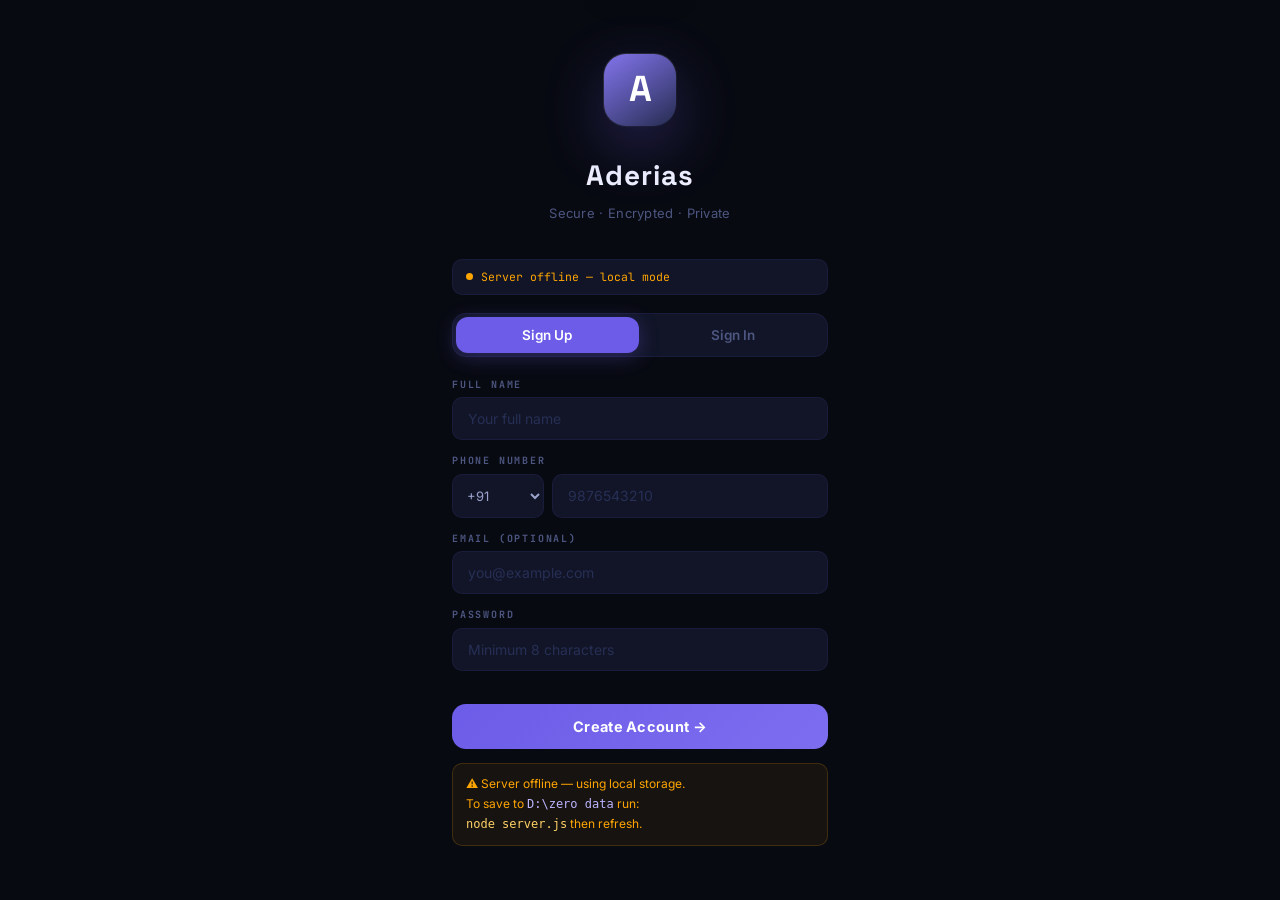
<file: ADERIAS.html>
<!DOCTYPE html>
<html lang="en">
<head>
<meta charset="UTF-8">
<meta name="viewport" content="width=device-width,initial-scale=1,maximum-scale=1">
<title>Aderias — Secure Messenger</title>
<link href="https://fonts.googleapis.com/css2?family=Inter:wght@300;400;500;600;700;800;900&family=Space+Grotesk:wght@400;500;600;700;800&family=JetBrains+Mono:wght@300;400;500&display=swap" rel="stylesheet">
<style>
/* ════════════════════════════════════════════════════════════
   ADERIAS v3 — DESIGN SYSTEM
   Palette: Midnight navy + electric violet + gold
   Dark, premium, WhatsApp-killer aesthetic
════════════════════════════════════════════════════════════ */
*,::before,::after{box-sizing:border-box;margin:0;padding:0;-webkit-tap-highlight-color:transparent}
:root{
  /* Backgrounds — rich deep navy */
  --n0:#080a12;--n1:#0c0f1c;--n2:#111527;--n3:#171c32;--n4:#1d2340;--n5:#242b4d;--n6:#2c3460;
  /* Primary — electric violet */
  --v:#6c5ce7;--v2:#7d6ef0;--v3:#9d8ff5;--v4:#bdb5ff;--v5:#e0ddff;
  --gv:rgba(108,92,231,.3);--gvs:rgba(108,92,231,.12);
  --ev1:rgba(108,92,231,.08);--ev2:rgba(108,92,231,.18);--ev3:rgba(108,92,231,.4);
  /* Gold accent */
  --au:#f4b942;--au2:#ffd166;--au3:#ffe499;
  --gau:rgba(244,185,66,.2);
  /* Teal for received messages */
  --tl:#00b4d8;--tl2:#0096c7;--tl3:#48cae4;
  /* Status */
  --ok:#00d084;--no:#ff4757;--warn:#ffa502;--info:#3b82f6;
  /* Text */
  --t0:#eef0ff;--t1:#9ba3cc;--t2:#4d5680;--t3:#272f55;
  /* Borders */
  --b1:rgba(108,92,231,.1);--b2:rgba(108,92,231,.2);--b3:rgba(108,92,231,.45);
  /* Fonts */
  --f:'Inter',system-ui,sans-serif;
  --fh:'Space Grotesk',system-ui,sans-serif;
  --fm:'JetBrains Mono',monospace;
  /* Radius */
  --r6:6px;--r10:10px;--r14:14px;--r18:18px;--r24:24px;--r99:9999px;
}
html,body{width:100%;height:100%;overflow:hidden;background:var(--n0);color:var(--t0);font-family:var(--f);font-size:14px;line-height:1.55}
::-webkit-scrollbar{width:3px;height:3px}
::-webkit-scrollbar-thumb{background:var(--ev2);border-radius:99px}
::selection{background:var(--gvs)}
input,textarea,select,button{font-family:var(--f)}

/* ═══ ANIMATED BACKGROUND ═══ */
.bg-orb{position:fixed;pointer-events:none;z-index:0;border-radius:50%;filter:blur(100px)}
.bg-orb1{width:800px;height:800px;background:radial-gradient(circle,rgba(108,92,231,.15) 0%,transparent 70%);top:-300px;left:-200px;animation:orbFloat 20s ease-in-out infinite}
.bg-orb2{width:600px;height:600px;background:radial-gradient(circle,rgba(244,185,66,.08) 0%,transparent 70%);bottom:-200px;right:-150px;animation:orbFloat 25s ease-in-out infinite reverse}
.bg-orb3{width:400px;height:400px;background:radial-gradient(circle,rgba(0,180,216,.07) 0%,transparent 70%);top:40%;left:30%;animation:orbFloat 15s ease-in-out infinite 5s}
@keyframes orbFloat{0%,100%{transform:translate(0,0)}50%{transform:translate(30px,20px)}}

/* ═══ SCREENS ═══ */
.scr{position:fixed;inset:0;display:flex;z-index:20;transition:opacity .35s cubic-bezier(.4,0,.2,1),transform .35s cubic-bezier(.4,0,.2,1)}
.scr.off{opacity:0;transform:scale(.97);pointer-events:none}

/* ══════════════════════════════════════════
   AUTH SCREEN
══════════════════════════════════════════ */
#s-auth{align-items:center;justify-content:center;background:var(--n0)}
.auth-wrap{width:100%;max-width:420px;padding:0 22px;z-index:2;position:relative}

/* logo */
.logo-area{text-align:center;margin-bottom:36px}
.logo-icon{display:inline-flex;width:72px;height:72px;border-radius:22px;background:linear-gradient(145deg,var(--v),var(--n5));align-items:center;justify-content:center;font-family:var(--fh);font-size:36px;font-weight:800;color:#fff;margin-bottom:14px;box-shadow:0 20px 60px var(--gv);position:relative}
.logo-icon::after{content:'';position:absolute;inset:-1px;border-radius:23px;background:linear-gradient(145deg,rgba(255,255,255,.15),transparent);pointer-events:none}
.logo-wordmark{font-family:var(--fh);font-size:28px;font-weight:800;color:var(--t0);letter-spacing:1px}
.logo-tagline{font-size:13px;color:var(--t2);margin-top:5px;letter-spacing:.3px}

/* invite strip */
.inv-strip{display:none;gap:12px;padding:13px 15px;background:linear-gradient(135deg,rgba(108,92,231,.12),rgba(244,185,66,.07));border:1px solid var(--b2);border-radius:var(--r14);margin-bottom:18px}
.inv-strip.on{display:flex}

/* server status */
.status-bar{display:flex;align-items:center;gap:8px;padding:8px 13px;background:var(--n2);border:1px solid var(--b1);border-radius:var(--r10);margin-bottom:18px;font-size:11.5px;font-family:var(--fm)}
.sd{width:7px;height:7px;border-radius:50%;flex-shrink:0;transition:.4s}
.sd-on{background:var(--ok);box-shadow:0 0 8px var(--ok)}.sd-warn{background:var(--warn)}.sd-off{background:var(--t2)}

/* tabs */
.auth-tabs{display:flex;background:var(--n2);border:1px solid var(--b1);border-radius:var(--r14);padding:3px;gap:3px;margin-bottom:20px}
.at{flex:1;padding:10px;border:none;background:none;border-radius:12px;color:var(--t2);font-size:13.5px;font-weight:600;transition:.2s}
.at.on{background:var(--v);color:#fff;box-shadow:0 4px 20px var(--gv)}

/* form */
.fg{display:flex;flex-direction:column;gap:5px;margin-bottom:13px}
.fl{font-size:10px;font-weight:700;letter-spacing:1.8px;color:var(--t2);text-transform:uppercase;font-family:var(--fm)}
.fi{background:var(--n2);border:1px solid var(--b1);border-radius:var(--r10);padding:12px 15px;color:var(--t0);font-size:14px;outline:none;transition:.2s;width:100%}
.fi:focus{border-color:var(--b3);background:var(--n3);box-shadow:0 0 0 3px var(--gvs)}
.fi::placeholder{color:var(--t3)}
.fi:invalid{border-color:rgba(255,71,87,.3)}
.ph-row{display:flex;gap:8px}
.ph-sel{background:var(--n2);border:1px solid var(--b1);border-radius:var(--r10);padding:12px 10px;color:var(--t1);font-size:13px;width:92px;flex-shrink:0;outline:none}

/* go btn */
.btn-go{width:100%;padding:14px;background:linear-gradient(135deg,var(--v),var(--v2));border:none;border-radius:var(--r14);color:#fff;font-size:14.5px;font-weight:700;cursor:pointer;letter-spacing:.3px;transition:.2s;margin-top:6px;position:relative;overflow:hidden}
.btn-go::before{content:'';position:absolute;inset:0;background:rgba(255,255,255,.1);opacity:0;transition:.2s}
.btn-go:hover::before{opacity:1}
.btn-go:hover{transform:translateY(-2px);box-shadow:0 12px 36px var(--gv)}
.btn-go:active{transform:scale(.98)}

.a-err{font-size:12px;color:var(--no);text-align:center;min-height:14px;margin-top:4px;font-weight:500}
.off-note{font-size:12px;color:var(--warn);padding:10px 13px;background:rgba(255,165,2,.06);border:1px solid rgba(255,165,2,.18);border-radius:var(--r10);margin-top:14px;line-height:1.7;display:none}
.off-note.on{display:block}

/* ══════════════════════════════════════════
   MAIN APP
══════════════════════════════════════════ */
#s-app{flex-direction:row;align-items:stretch;z-index:1}

/* ── SIDEBAR ── */
.sb{width:300px;flex-shrink:0;background:var(--n1);border-right:1px solid var(--b1);display:flex;flex-direction:column;overflow:hidden;z-index:4}

.sb-top{padding:14px 13px 0;flex-shrink:0}
.sb-hd{display:flex;align-items:center;justify-content:space-between;margin-bottom:13px}
.sb-brand{font-family:var(--fh);font-size:21px;font-weight:800;color:transparent;background:linear-gradient(135deg,var(--v4),var(--au2));-webkit-background-clip:text;background-clip:text}
.sb-actions{display:flex;gap:4px}
.sba{width:32px;height:32px;border-radius:var(--r10);border:1px solid var(--b1);background:none;color:var(--t2);font-size:13px;display:flex;align-items:center;justify-content:center;transition:.15s;position:relative}
.sba:hover{background:var(--n3);color:var(--v4);border-color:var(--b2)}
.sba-tip{position:absolute;bottom:calc(100% + 6px);left:50%;transform:translateX(-50%);background:var(--n5);border:1px solid var(--b2);border-radius:var(--r6);padding:3px 8px;font-size:10px;white-space:nowrap;color:var(--t1);opacity:0;pointer-events:none;transition:.15s}
.sba:hover .sba-tip{opacity:1}

.sb-srch{display:flex;align-items:center;gap:7px;background:var(--n2);border:1px solid var(--b1);border-radius:var(--r99);padding:9px 14px;margin-bottom:10px}
.sb-srch span{color:var(--t2);font-size:13px;flex-shrink:0}
.sb-srch input{flex:1;background:none;border:none;outline:none;color:var(--t0);font-size:13px}
.sb-srch input::placeholder{color:var(--t3)}

.sb-tabs{display:flex;border-bottom:1px solid var(--b1);margin:0 -13px;padding:0 13px;gap:0}
.sbt{flex:1;padding:8px 4px;border:none;background:none;color:var(--t2);font-size:10.5px;font-weight:700;letter-spacing:.6px;text-transform:uppercase;border-bottom:2px solid transparent;transition:.15s}
.sbt.on{color:var(--v4);border-bottom-color:var(--v)}

/* chat list */
.sb-list{flex:1;overflow-y:auto;padding:5px 7px}
.ci{display:flex;align-items:center;gap:10px;padding:10px 8px;border-radius:var(--r14);cursor:pointer;transition:.15s;position:relative}
.ci:hover{background:var(--n3)}
.ci.sel{background:var(--ev1);border:1px solid var(--b1)}
.av{border-radius:50%;display:flex;align-items:center;justify-content:center;font-weight:800;color:#fff;flex-shrink:0;font-size:12px;letter-spacing:-.5px;position:relative}
.av.sq{border-radius:var(--r10)}
.av-st{position:absolute;bottom:0;right:0;width:9px;height:9px;border-radius:50%;border:2px solid var(--n1)}
.st-on{background:var(--ok)}.st-off{background:var(--t3)}
.ci-r{flex:1;min-width:0}
.ci-top{display:flex;justify-content:space-between;align-items:center;gap:6px}
.ci-name{font-size:13.5px;font-weight:600;color:var(--t0);white-space:nowrap;overflow:hidden;text-overflow:ellipsis;max-width:150px}
.ci-ts{font-size:10px;color:var(--t2);flex-shrink:0;font-family:var(--fm)}
.ci-prev{font-size:12px;color:var(--t2);white-space:nowrap;overflow:hidden;text-overflow:ellipsis;margin-top:1px;display:flex;align-items:center;gap:4px}
.ci-unr{background:var(--v);color:#fff;font-size:9px;font-weight:800;padding:1px 6px;border-radius:99px;flex-shrink:0;margin-left:auto}

/* sidebar footer */
.sb-foot{padding:10px 12px;border-top:1px solid var(--b1);display:flex;align-items:center;gap:9px;background:var(--n1);flex-shrink:0}
.me-av{border-radius:50%;display:flex;align-items:center;justify-content:center;font-weight:800;color:#fff;cursor:pointer;border:2px solid var(--b1);transition:.2s;flex-shrink:0;position:relative;width:38px;height:38px;font-size:13px}
.me-av:hover{border-color:var(--b3);transform:scale(1.05)}
.crown-ic{position:absolute;top:-9px;right:-6px;font-size:16px;display:none;filter:drop-shadow(0 2px 6px var(--gau))}
.me-info{flex:1;min-width:0}
.me-name{font-size:13px;font-weight:700;color:var(--t0);white-space:nowrap;overflow:hidden;text-overflow:ellipsis}
.me-handle{font-size:10px;color:var(--t2);font-family:var(--fm)}
.reg-pill{padding:4px 11px;border-radius:var(--r99);border:1px solid;font-size:10.5px;font-weight:700;transition:.2s;white-space:nowrap;flex-shrink:0;font-family:var(--fm);cursor:pointer}
.rp-on{border-color:rgba(0,208,132,.3);background:rgba(0,208,132,.08);color:var(--ok)}
.rp-off{border-color:rgba(255,165,2,.3);background:rgba(255,165,2,.07);color:var(--warn)}

/* ── MAIN CHAT AREA ── */
.main{flex:1;display:flex;flex-direction:column;overflow:hidden;position:relative;z-index:2}

/* chat header */
.ch-hdr{display:flex;align-items:center;gap:10px;padding:12px 18px;border-bottom:1px solid var(--b1);background:rgba(8,10,18,.92);backdrop-filter:blur(24px);flex-shrink:0;z-index:5}
.ch-meta{flex:1;min-width:0}
.ch-name{font-size:15.5px;font-weight:700;color:var(--t0)}
.ch-sub{font-size:11.5px;color:var(--t2)}
.enc-tag{display:flex;align-items:center;gap:5px;padding:3px 11px;border-radius:var(--r99);background:rgba(0,208,132,.07);border:1px solid rgba(0,208,132,.18);font-size:9.5px;font-family:var(--fm);color:var(--ok);flex-shrink:0}
.hb{width:33px;height:33px;border-radius:var(--r10);border:1px solid var(--b1);background:none;color:var(--t2);font-size:13px;display:flex;align-items:center;justify-content:center;transition:.15s}
.hb:hover{background:var(--n3);color:var(--v4);border-color:var(--b2)}

/* messages */
.msgs{flex:1;overflow-y:auto;padding:14px 18px;display:flex;flex-direction:column;gap:3px;position:relative;z-index:2}
.sys-ln{align-self:center;font-size:11px;font-family:var(--fm);color:var(--t2);background:var(--n2);border:1px solid var(--b1);border-radius:var(--r99);padding:4px 14px;margin:6px 0;display:flex;align-items:center;gap:5px}
.mw{display:flex;flex-direction:column;max-width:68%;animation:mIn .18s ease both}
@keyframes mIn{from{opacity:0;transform:translateY(5px)}to{opacity:1;transform:translateY(0)}}
.mw.me{align-self:flex-end;align-items:flex-end}
.mw.th{align-self:flex-start;align-items:flex-start}
.m-sender{font-size:10.5px;color:var(--v4);font-weight:700;margin-bottom:3px;font-family:var(--fm)}
.bbl{padding:10px 14px;border-radius:16px;font-size:13.5px;line-height:1.58;word-break:break-word}
.me .bbl{background:linear-gradient(145deg,var(--v),#4a3ab0);color:#fff;border-bottom-right-radius:3px}
.th .bbl{background:var(--n3);color:var(--t0);border:1px solid var(--b1);border-bottom-left-radius:3px}
.m-ft{display:flex;align-items:center;gap:5px;margin-top:3px}
.m-ts{font-size:9.5px;color:var(--t2);font-family:var(--fm)}
.m-tks{color:var(--ok);font-size:11px}

/* special bubbles */
.money-card{padding:14px 16px;background:linear-gradient(135deg,rgba(244,185,66,.1),rgba(108,92,231,.07));border:1px solid rgba(244,185,66,.25);border-radius:16px;min-width:220px}
.mc-label{font-size:11px;color:var(--t1);margin-bottom:8px;display:flex;align-items:center;gap:5px}
.mc-amount{font-size:24px;font-weight:800;color:var(--au2);font-family:var(--fh)}
.mc-conv{font-size:12px;color:var(--t2);margin-top:2px}
.mc-note{font-size:12px;color:var(--t1);margin-top:8px;padding-top:8px;border-top:1px solid rgba(244,185,66,.15)}
.mc-status{display:inline-flex;align-items:center;gap:4px;font-size:10.5px;font-family:var(--fm);padding:2px 9px;border-radius:99px;margin-top:7px;background:rgba(255,165,2,.1);color:var(--warn);border:1px solid rgba(255,165,2,.2)}

.cc-card{display:flex;align-items:center;gap:11px;padding:11px 14px;background:var(--n3);border:1px solid var(--b2);border-radius:16px;min-width:200px;cursor:pointer;transition:.15s}
.cc-card:hover{border-color:var(--b3)}
.cc-nm{font-size:14px;font-weight:700;color:var(--t0)}
.cc-ph{font-size:11.5px;color:var(--t2);font-family:var(--fm)}
.cc-on{font-size:11px;color:var(--ok);margin-top:2px;display:flex;align-items:center;gap:4px}
.cc-on::before{content:'';width:5px;height:5px;border-radius:50%;background:var(--ok)}

/* input area */
.inp-area{padding:10px 16px 13px;border-top:1px solid var(--b1);background:rgba(8,10,18,.92);backdrop-filter:blur(24px);flex-shrink:0;z-index:5}
.quick-row{display:flex;gap:5px;padding-bottom:9px;overflow-x:auto;scrollbar-width:none}
.quick-row::-webkit-scrollbar{display:none}
.qk{display:flex;align-items:center;gap:5px;font-size:12px;color:var(--t1);background:var(--n3);border:1px solid var(--b1);border-radius:var(--r99);padding:5px 12px;white-space:nowrap;flex-shrink:0;transition:.15s;font-weight:500;cursor:pointer}
.qk:hover{border-color:var(--b3);color:var(--v4);background:var(--ev1)}
.inp-row{display:flex;align-items:center;gap:6px;background:var(--n3);border:1px solid var(--b2);border-radius:var(--r14);padding:7px 9px}
.ibt{width:33px;height:33px;border-radius:var(--r10);border:none;background:none;color:var(--t2);font-size:15px;display:flex;align-items:center;justify-content:center;transition:.15s;flex-shrink:0;cursor:pointer}
.ibt:hover{color:var(--v4);background:var(--ev1)}
#mi{flex:1;background:none;border:none;outline:none;color:var(--t0);font-size:14px;resize:none;max-height:90px;line-height:1.5}
#mi::placeholder{color:var(--t3)}
.send{width:37px;height:37px;border-radius:var(--r10);background:linear-gradient(135deg,var(--v),var(--v2));border:none;color:#fff;font-size:15px;display:flex;align-items:center;justify-content:center;transition:.15s;flex-shrink:0;cursor:pointer}
.send:hover{transform:scale(1.08);box-shadow:0 6px 20px var(--gv)}

/* empty state */
.empty-st{flex:1;display:flex;flex-direction:column;align-items:center;justify-content:center;gap:12px;color:var(--t2);z-index:2}
.empty-ic{width:96px;height:96px;border-radius:28px;background:linear-gradient(145deg,var(--n3),var(--n4));display:flex;align-items:center;justify-content:center;font-family:var(--fh);font-size:44px;font-weight:800;color:transparent;background-clip:text;-webkit-background-clip:text}
.empty-ic2{background:linear-gradient(145deg,var(--v),var(--n4));width:96px;height:96px;border-radius:28px;display:flex;align-items:center;justify-content:center;font-family:var(--fh);font-size:44px;font-weight:800;color:rgba(255,255,255,.15)}

/* ══════════════════════════════════════════
   MODALS
══════════════════════════════════════════ */
.ov{position:fixed;inset:0;background:rgba(4,5,12,.9);backdrop-filter:blur(14px);z-index:500;display:flex;align-items:center;justify-content:center;padding:16px;opacity:0;pointer-events:none;transition:opacity .25s}
.ov.open{opacity:1;pointer-events:all}
.modal{background:var(--n2);border:1px solid var(--b2);border-radius:var(--r24);padding:24px;width:440px;max-width:96vw;max-height:92vh;overflow-y:auto;display:flex;flex-direction:column;gap:15px;position:relative;transform:scale(.92) translateY(14px);transition:transform .28s cubic-bezier(.34,1.56,.64,1)}
.ov.open .modal{transform:scale(1) translateY(0)}
.mx{position:absolute;top:14px;right:14px;width:30px;height:30px;border-radius:var(--r10);background:var(--n4);border:none;color:var(--t1);display:flex;align-items:center;justify-content:center;font-size:14px;cursor:pointer;transition:.15s}
.mx:hover{background:var(--n5);color:var(--t0)}
.m-ic{width:54px;height:54px;border-radius:var(--r14);display:flex;align-items:center;justify-content:center;font-size:24px;flex-shrink:0}
.m-hd{display:flex;align-items:center;gap:12px}
.modal h3{font-size:19px;font-weight:800;color:var(--t0);font-family:var(--fh)}
.modal .sub{font-size:13px;color:var(--t1);line-height:1.65}

/* buttons */
.mb-row{display:flex;gap:8px}
.mb{flex:1;padding:11px;border-radius:var(--r10);border:none;font-size:13.5px;font-weight:600;transition:.15s;cursor:pointer}
.mb.prim{background:var(--v);color:#fff}
.mb.prim:hover{background:var(--v2);box-shadow:0 6px 20px var(--gv)}
.mb.gho{background:var(--n4);color:var(--t1);border:1px solid var(--b1)}
.mb.gho:hover{color:var(--t0)}
.mb.gold{background:linear-gradient(135deg,#c9952a,var(--au2));color:#fff}
.mb.gold:hover{filter:brightness(1.1);box-shadow:0 6px 20px var(--gau)}
.mb.red{background:rgba(255,71,87,.08);color:var(--no);border:1px solid rgba(255,71,87,.2)}
.mb.red:hover{background:rgba(255,71,87,.15)}
.mb.ok{background:rgba(0,208,132,.09);color:var(--ok);border:1px solid rgba(0,208,132,.2)}
.mb.ok:hover{background:rgba(0,208,132,.16)}
.mb:disabled{opacity:.4;cursor:not-allowed}

/* search result card */
.src-card{display:flex;align-items:center;gap:12px;padding:12px 14px;background:var(--n3);border:1px solid var(--b1);border-radius:var(--r14);transition:.15s}
.src-card.hit{border-color:rgba(0,208,132,.22);background:rgba(0,208,132,.04)}
.src-card.miss{border-color:rgba(255,71,87,.18);background:rgba(255,71,87,.03)}
.src-n{font-size:14px;font-weight:700;color:var(--t0)}
.src-d{font-size:11.5px;color:var(--t1);font-family:var(--fm);margin-top:1px}
.src-ok{font-size:11px;color:var(--ok);margin-top:3px;display:flex;align-items:center;gap:4px}
.src-ok::before{content:'';width:5px;height:5px;border-radius:50%;background:var(--ok)}
.src-no{font-size:11px;color:var(--no);margin-top:3px}

/* invite box */
.inv-box{padding:14px;background:rgba(244,185,66,.04);border:1px solid rgba(244,185,66,.16);border-radius:var(--r14)}
.inv-lbl{font-size:10px;font-weight:700;letter-spacing:1.2px;color:var(--t2);text-transform:uppercase;margin-bottom:4px;font-family:var(--fm)}
.inv-link{font-size:11px;font-family:var(--fm);color:var(--v4);word-break:break-all;padding:7px 11px;background:var(--n4);border-radius:var(--r10);margin-bottom:9px;cursor:pointer;transition:.15s}
.inv-link:hover{background:var(--n5)}
.inv-link a{color:inherit;text-decoration:none}

/* member rows */
.mem-row{display:flex;align-items:center;gap:10px;padding:9px 12px;background:var(--n3);border:1px solid var(--b1);border-radius:var(--r10)}
.mem-name{flex:1;font-size:13px;font-weight:600;color:var(--t0)}
.role-tag{font-size:9.5px;font-family:var(--fm);padding:2px 8px;border-radius:99px;border:1px solid}
.rt-ldr{color:var(--au2);border-color:rgba(244,185,66,.3);background:rgba(244,185,66,.08)}
.rt-usr{color:var(--t2);border-color:var(--b1)}
.reg-dot{font-size:10px;font-family:var(--fm)}
.rd-y{color:var(--ok)}.rd-n{color:var(--t3)}

/* ── MONEY MODAL ── */
.curr-grid{display:grid;grid-template-columns:repeat(4,1fr);gap:6px}
.cur-btn{padding:8px 4px;border-radius:var(--r10);border:1px solid var(--b1);background:var(--n3);color:var(--t1);font-size:11.5px;font-weight:600;transition:.15s;text-align:center;cursor:pointer;line-height:1.3}
.cur-btn:hover{border-color:var(--b2);color:var(--t0)}
.cur-btn.on{border-color:var(--v3);background:var(--ev1);color:var(--v4)}
.rate-box{padding:11px 14px;background:var(--n3);border:1px solid var(--b1);border-radius:var(--r10);display:flex;align-items:center;gap:8px;min-height:44px}
.rate-num{font-size:24px;font-weight:800;color:var(--au2);font-family:var(--fh)}
.swap-ic{width:38px;height:38px;border-radius:var(--r10);background:var(--n3);border:1px solid var(--b2);color:var(--v4);display:flex;align-items:center;justify-content:center;font-size:18px;align-self:flex-end;transition:.2s;flex-shrink:0;cursor:pointer}
.swap-ic:hover{background:var(--ev1);border-color:var(--b3);transform:rotate(180deg)}

/* ── PROFILE MODAL ── */
.pf-top{display:flex;flex-direction:column;align-items:center;gap:10px;padding:6px 0}
.pf-av{width:88px;height:88px;border-radius:50%;display:flex;align-items:center;justify-content:center;font-size:30px;font-weight:900;color:#fff;cursor:pointer;border:3px solid var(--b1);transition:.2s;position:relative;letter-spacing:-1px}
.pf-av:hover{border-color:var(--b3);transform:scale(1.04)}
.pf-edit{position:absolute;bottom:0;right:0;width:26px;height:26px;background:var(--v);border-radius:50%;display:flex;align-items:center;justify-content:center;font-size:12px;border:3px solid var(--n2)}
.pf-nm{font-size:21px;font-weight:800;color:var(--t0);font-family:var(--fh)}
.pf-badge{font-size:11px;font-family:var(--fm);padding:3px 13px;border-radius:99px;background:var(--n4);border:1px solid var(--b1)}
.sec-lbl{font-size:10px;font-weight:700;letter-spacing:1.8px;color:var(--t2);text-transform:uppercase;margin:4px 0 2px;font-family:var(--fm)}
.two-col{display:grid;grid-template-columns:1fr 1fr;gap:8px}
.priv-row{display:flex;align-items:center;justify-content:space-between;padding:11px 13px;background:var(--n3);border:1px solid var(--b1);border-radius:var(--r10)}
.priv-ttl{font-size:13px;font-weight:600;color:var(--t0)}
.priv-sub{font-size:11.5px;color:var(--t2)}
.danger-zone{padding:13px 14px;background:rgba(255,71,87,.04);border:1px solid rgba(255,71,87,.14);border-radius:var(--r14)}
.dz-lbl{font-size:10px;font-weight:800;color:var(--no);letter-spacing:1.2px;text-transform:uppercase;margin-bottom:9px;font-family:var(--fm)}

/* ── LEADER PANEL ── */
.lp-grid{display:grid;grid-template-columns:1fr 1fr;gap:8px}
.lp-box{padding:13px 14px;background:var(--n3);border:1px solid var(--b1);border-radius:var(--r14)}
.lp-val{font-size:26px;font-weight:800;color:var(--v4);font-family:var(--fh)}
.lp-lbl{font-size:10px;color:var(--t2);font-family:var(--fm);letter-spacing:.8px;text-transform:uppercase;margin-top:2px}
.lp-path{font-size:11.5px;padding:9px 12px;background:var(--n3);border:1px solid var(--b1);border-radius:var(--r10);font-family:var(--fm);color:var(--v4);word-break:break-all}
.u-card{display:flex;align-items:center;gap:10px;padding:9px 11px;background:var(--n3);border:1px solid var(--b1);border-radius:var(--r10)}
.uc-name{flex:1;font-size:13px;font-weight:600;color:var(--t0)}
.uc-meta{font-size:10.5px;color:var(--t2);font-family:var(--fm)}
.uc-live{font-size:10.5px;font-family:var(--fm)}
.uc-live.y{color:var(--ok)}.uc-live.n{color:var(--t3)}

/* VIEWER MODAL */
.vw-section{padding:12px 14px;background:var(--n3);border:1px solid var(--b1);border-radius:var(--r14);display:flex;flex-direction:column;gap:6px}
.vw-lbl{font-size:10px;font-weight:700;color:var(--t2);text-transform:uppercase;letter-spacing:1.2px;font-family:var(--fm)}
.vw-val{font-size:13px;color:var(--t0);word-break:break-all}
.vw-log{font-size:11px;color:var(--t1);font-family:var(--fm);line-height:1.8;max-height:180px;overflow-y:auto}

/* connection bar */
.cbar{position:fixed;top:0;left:0;right:0;height:2px;z-index:9999;display:none;background:linear-gradient(90deg,var(--v3),var(--au2),var(--v3));background-size:200% 100%}
.cbar.loading{display:block;animation:cba 1.2s linear infinite}
@keyframes cba{0%{background-position:200% 0}100%{background-position:-200% 0}}

/* TOAST */
.toast{position:fixed;top:18px;left:50%;transform:translateX(-50%) translateY(-70px);background:var(--n4);border:1px solid var(--b2);border-radius:var(--r99);padding:10px 20px;font-size:13px;font-weight:500;color:var(--t0);z-index:9000;transition:transform .32s cubic-bezier(.22,1,.36,1);display:flex;align-items:center;gap:8px;white-space:nowrap;max-width:94vw;box-shadow:0 10px 40px rgba(0,0,0,.7)}
.toast.show{transform:translateX(-50%) translateY(0)}
.toast.tok{border-color:rgba(0,208,132,.35)}.toast.tnok{border-color:rgba(255,71,87,.35)}

/* MOBILE */
@media(max-width:680px){
  .sb{position:fixed;inset:0;z-index:100;transform:translateX(-100%);transition:transform .32s cubic-bezier(.4,0,.2,1);width:100%}
  .sb.mob-open{transform:translateX(0)}
  .mob-btn{display:flex!important}
}
.mob-btn{display:none}
</style>
</head>
<body>

<!-- animated background -->
<div class="bg-orb bg-orb1"></div>
<div class="bg-orb bg-orb2"></div>
<div class="bg-orb bg-orb3"></div>
<div class="cbar" id="cbar"></div>

<!-- ══════════════ AUTH ══════════════ -->
<div class="scr" id="s-auth" style="flex-direction:column;align-items:center;justify-content:center">
  <div class="auth-wrap">
    <div class="logo-area">
      <div style="display:flex;justify-content:center;margin-bottom:14px">
        <div class="logo-icon">A</div>
      </div>
      <div class="logo-wordmark">Aderias</div>
      <div class="logo-tagline">Secure · Encrypted · Private</div>
    </div>

    <div class="inv-strip" id="inv-strip">
      <span style="font-size:22px;flex-shrink:0">🔗</span>
      <div>
        <div style="font-size:13.5px;font-weight:700;margin-bottom:2px" id="inv-title">You're invited!</div>
        <div style="font-size:12px;color:var(--t1)" id="inv-sub">Sign up to join automatically.</div>
      </div>
    </div>

    <div class="status-bar">
      <div class="sd sd-off" id="srv-dot"></div>
      <span id="srv-txt" style="color:var(--t2);flex:1">Checking server…</span>
    </div>

    <div class="auth-tabs">
      <button class="at on" id="tab-su" onclick="setTab('su')">Sign Up</button>
      <button class="at"    id="tab-si" onclick="setTab('si')">Sign In</button>
    </div>

    <div id="su-f">
      <div class="fg"><div class="fl">Full Name</div><input class="fi" id="a-nm" type="text" placeholder="Your full name" autocomplete="name"></div>
      <div class="fg"><div class="fl">Phone Number</div>
        <div class="ph-row">
          <select class="fi ph-sel" id="a-code">
            <option>+91</option><option>+1</option><option>+44</option><option>+971</option>
            <option>+61</option><option>+65</option><option>+81</option><option>+49</option>
            <option>+33</option><option>+86</option><option>+7</option><option>+55</option>
            <option>+27</option><option>+966</option><option>+20</option><option>+234</option>
          </select>
          <input class="fi" id="a-ph" type="tel" placeholder="9876543210" style="flex:1" autocomplete="tel">
        </div>
      </div>
      <div class="fg"><div class="fl">Email (optional)</div><input class="fi" id="a-em" type="email" placeholder="you@example.com" autocomplete="email"></div>
      <div class="fg"><div class="fl">Password</div><input class="fi" id="a-pw1" type="password" placeholder="Minimum 8 characters" autocomplete="new-password"></div>
    </div>

    <div id="si-f" style="display:none">
      <div class="fg"><div class="fl">Phone / Email / Username</div><input class="fi" id="a-id" type="text" placeholder="phone, email, or @username" autocomplete="username"></div>
      <div class="fg"><div class="fl">Password</div><input class="fi" id="a-pw2" type="password" placeholder="Your password" autocomplete="current-password"></div>
    </div>

    <div class="a-err" id="a-err"></div>
    <button class="btn-go" id="a-btn" onclick="doAuth()">Create Account →</button>
    <div class="off-note" id="off-note">
      ⚠ Server offline — using local storage.<br>
      To save to <code style="color:var(--v4)">D:\zero data</code> run:<br>
      <code style="color:var(--au2)">node server.js</code>  then refresh.
    </div>
  </div>
</div>

<!-- ══════════════ MAIN APP ══════════════ -->
<div class="scr off" id="s-app" style="flex-direction:row;align-items:stretch;z-index:1">

  <!-- SIDEBAR -->
  <div class="sb" id="sb">
    <div class="sb-top">
      <div class="sb-hd">
        <div class="sb-brand">Aderias</div>
        <div class="sb-actions">
          <button class="sba" onclick="openMod('m-add')" title="Add Contact">
            <span>👤＋</span><span class="sba-tip">Add Contact</span>
          </button>
          <button class="sba" onclick="openMod('m-group')" title="New Group">
            <span>👥＋</span><span class="sba-tip">New Group</span>
          </button>
          <button class="sba" onclick="openMod('m-money')" title="Send Money">
            <span>💸</span><span class="sba-tip">Send Money</span>
          </button>
          <button class="sba" id="ldr-btn" style="display:none" onclick="openMod('m-leader')">
            <span>👑</span><span class="sba-tip">Leader Panel</span>
          </button>
        </div>
      </div>
      <div class="sb-srch"><span>🔍</span><input placeholder="Search chats…" oninput="filterSb(this.value)"></div>
      <div class="sb-tabs">
        <button class="sbt on" onclick="sbTab(this,'all')">All</button>
        <button class="sbt" onclick="sbTab(this,'direct')">DMs</button>
        <button class="sbt" onclick="sbTab(this,'group')">Groups</button>
      </div>
    </div>
    <div class="sb-list" id="sb-list"></div>
    <div class="sb-foot">
      <div class="me-av" id="me-av" onclick="openProfile()">
        <span class="crown-ic" id="crown">👑</span>
      </div>
      <div class="me-info">
        <div class="me-name" id="me-name">You</div>
        <div class="me-handle" id="me-handle">@handle</div>
      </div>
      <button class="reg-pill rp-on" id="reg-pill" onclick="toggleReg()">● Live</button>
    </div>
  </div>

  <!-- MAIN -->
  <div class="main">
    <div class="empty-st" id="empty-st">
      <div class="empty-ic2">A</div>
      <div style="font-size:15px;font-weight:700;color:var(--t1)">Select a conversation</div>
      <div style="font-size:12.5px;color:var(--t2);font-family:var(--fm)">All messages are end-to-end encrypted</div>
    </div>

    <div id="chat-panel" style="display:none;flex:1;flex-direction:column;height:100%">
      <div class="ch-hdr">
        <button class="hb mob-btn" onclick="document.getElementById('sb').classList.toggle('mob-open')">☰</button>
        <div class="av" id="ch-av" style="width:40px;height:40px;cursor:pointer" onclick="openChatContact()"></div>
        <div class="ch-meta">
          <div class="ch-name" id="ch-name">Chat</div>
          <div class="ch-sub" id="ch-sub">encrypted</div>
        </div>
        <div class="enc-tag">enter to end Encrypted</div>
        <button class="hb" onclick="openMod('m-add')" title="Add contact">＋</button>
        <button class="hb" onclick="openMembers()" title="Members">👁</button>
        <button class="hb" onclick="exportChat()" title="Export chat">⬇</button>
      </div>
      <div class="msgs" id="msgs"></div>
      <div class="inp-area">
        <div class="quick-row">
          <div class="qk" onclick="openMod('m-add')">＋ Contact</div>
          <div class="qk" onclick="openMod('m-money')">💸 Money</div>
          <div class="qk" onclick="openMod('m-group')">👥 Group</div>
          <div class="qk" onclick="attachFile()">📎 File</div>
          <div class="qk" onclick="sendVoice()">🎙 Voice</div>
          <div class="qk" onclick="syncNow()">🔄 Sync</div>
        </div>
        <div class="inp-row">
          <button class="ibt">😊</button>
          <button class="ibt" onclick="attachFile()">📎</button>
          <textarea id="mi" rows="1" placeholder="Type an encrypted message…" onkeydown="onKey(event)" oninput="autoResize(this)"></textarea>
          <button class="ibt" onclick="sendVoice()">🎙</button>
          <button class="send" onclick="sendMsg()">➤</button>
        </div>
      </div>
    </div>
  </div>
</div>

<!-- ══════ MODAL: ADD CONTACT ══════ -->
<div class="ov" id="m-add">
  <div class="modal">
    <button class="mx" onclick="closeMod('m-add')">✕</button>
    <div class="m-hd">
      <div class="m-ic" style="background:var(--ev1);color:var(--v4)">👤</div>
      <div><h3>Add Contact</h3><p class="sub">Search by phone number. Instantly add anyone already on Aderias.</p></div>
    </div>
    <div class="fg"><div class="fl">Phone Number</div>
      <div class="ph-row">
        <select class="fi ph-sel" id="ac-code" style="width:92px;flex-shrink:0">
          <option>+91</option><option>+1</option><option>+44</option><option>+971</option><option>+61</option><option>+65</option><option>+81</option><option>+49</option><option>+33</option><option>+86</option>
        </select>
        <input class="fi" id="ac-ph" type="tel" placeholder="9876543210" oninput="searchContact(this)" style="flex:1">
      </div>
    </div>
    <div id="ac-res" style="min-height:44px"></div>
    <div id="ac-nick-wrap" style="display:none">
      <div class="fg"><div class="fl">Save As (Nickname)</div><input class="fi" id="ac-nick" type="text" placeholder="What do you call them?"></div>
    </div>
    <div class="mb-row">
      <button class="mb gho" onclick="closeMod('m-add')">Cancel</button>
      <button class="mb prim" id="ac-add" style="display:none" onclick="confirmAdd()">Add Contact ✓</button>
    </div>
  </div>
</div>

<!-- ══════ MODAL: NEW GROUP ══════ -->
<div class="ov" id="m-group">
  <div class="modal">
    <button class="mx" onclick="closeMod('m-group')">✕</button>
    <div class="m-hd">
      <div class="m-ic" style="background:rgba(0,180,216,.08);color:var(--tl)">👥</div>
      <div><h3>New Group</h3><p class="sub">Create a group chat. Add members by phone after.</p></div>
    </div>
    <div class="fg"><div class="fl">Group Name</div><input class="fi" id="grp-nm" type="text" placeholder="e.g. Family, Work, Friends…"></div>
    <div class="mb-row">
      <button class="mb gho" onclick="closeMod('m-group')">Cancel</button>
      <button class="mb prim" onclick="createGroup()">Create Group</button>
    </div>
  </div>
</div>

<!-- ══════ MODAL: MONEY TRANSFER ══════ -->
<div class="ov" id="m-money">
  <div class="modal" style="width:460px">
    <button class="mx" onclick="closeMod('m-money')">✕</button>
    <div class="m-hd">
      <div class="m-ic" style="background:var(--gau);color:var(--au2)">💸</div>
      <div><h3>Send Money</h3><p class="sub">Transfer across 15+ currencies. All transactions logged securely to your storage.</p></div>
    </div>
    <div class="fg"><div class="fl">Recipient</div>
      <input class="fi" id="mn-to" type="text" placeholder="Search name or phone…" oninput="searchRecipient(this)">
      <div id="mn-res"></div>
    </div>
    <div class="fg"><div class="fl">Amount</div>
      <input class="fi" id="mn-amt" type="number" placeholder="0.00" step="0.01" oninput="calcRate()">
    </div>
    <div class="fg"><div class="fl">From</div><div class="curr-grid" id="from-grid"></div></div>
    <div style="display:flex;gap:8px;align-items:flex-end">
      <div class="fg" style="flex:1;margin:0"><div class="fl">To</div><div class="curr-grid" id="to-grid"></div></div>
      <button class="swap-ic" onclick="swapCurr()">⇅</button>
    </div>
    <div class="fg"><div class="fl">Converted Amount</div>
      <div class="rate-box"><span id="xr-txt" style="color:var(--t2);font-size:13px">Enter amount above</span></div>
    </div>
    <div class="fg"><div class="fl">Note (optional)</div><input class="fi" id="mn-note" type="text" placeholder="What's this payment for?"></div>
    <div class="mb-row">
      <button class="mb gho" onclick="closeMod('m-money')">Cancel</button>
      <button class="mb gold" onclick="confirmTransfer()">Send Money →</button>
    </div>
    <div style="font-size:11px;color:var(--t2);text-align:center;font-family:var(--fm)">Rates approximate · Transactions saved to D:\zero data securely</div>
  </div>
</div>

<!-- ══════ MODAL: INVITE ══════ -->
<div class="ov" id="m-invite">
  <div class="modal">
    <button class="mx" onclick="closeMod('m-invite')">✕</button>
    <div class="m-hd">
      <div class="m-ic" style="background:rgba(255,165,2,.08);color:var(--warn)">🔗</div>
      <div><h3>Send Invite</h3><p class="sub">Not on Aderias yet. They'll be auto-added to your chat after signing up.</p></div>
    </div>
    <div class="inv-box">
      <div class="inv-lbl">App Link (opens Sign Up)</div>
      <div class="inv-link" id="inv-app" onclick="copyInv()">Generating…</div>
      <div class="inv-lbl">WhatsApp</div>
      <div class="inv-link" id="inv-wa">—</div>
      <div class="inv-lbl">SMS</div>
      <div class="inv-link" id="inv-sms">—</div>
      <div style="font-size:12px;color:var(--t1);line-height:1.75;margin-top:8px">
        ✓ Tap link → Sign Up screen opens automatically<br>
        ✓ After signing up → auto-joined to your chat<br>
        ✓ Valid for 7 days · Link expires after use
      </div>
    </div>
    <div class="mb-row">
      <button class="mb gho" onclick="closeMod('m-invite')">Close</button>
      <button class="mb prim" onclick="copyInv()">📋 Copy Link</button>
    </div>
  </div>
</div>

<!-- ══════ MODAL: MEMBERS ══════ -->
<div class="ov" id="m-members">
  <div class="modal">
    <button class="mx" onclick="closeMod('m-members')">✕</button>
    <div class="m-hd">
      <div class="m-ic" style="background:rgba(59,130,246,.07);color:#60a5fa">👁</div>
      <div><h3>Members</h3></div>
    </div>
    <div id="mem-list" style="display:flex;flex-direction:column;gap:6px"></div>
    <div style="font-size:11.5px;color:var(--t2);padding:6px 0;font-family:var(--fm)">● Live = searchable by phone &nbsp;·&nbsp; ○ = hidden</div>
    <button class="mb gho" onclick="closeMod('m-members')">Close</button>
  </div>
</div>

<!-- ══════ MODAL: CONTACT DETAIL ══════ -->
<div class="ov" id="m-contact">
  <div class="modal">
    <button class="mx" onclick="closeMod('m-contact')">✕</button>
    <div style="display:flex;flex-direction:column;align-items:center;gap:9px;padding:8px 0">
      <div class="av" id="cd-av" style="width:80px;height:80px;font-size:26px;font-weight:900"></div>
      <div style="font-size:21px;font-weight:800;font-family:var(--fh);color:var(--t0)" id="cd-nm"></div>
      <div style="font-size:12px;color:var(--v4);font-family:var(--fm)" id="cd-handle"></div>
      <div style="font-size:12px;color:var(--t1);font-family:var(--fm)" id="cd-ph"></div>
    </div>
    <div class="fg"><div class="fl">Nickname</div>
      <div style="display:flex;gap:7px">
        <input class="fi" id="cd-nick" type="text" placeholder="Save as…" style="flex:1">
        <button class="mb prim" style="flex:none;padding:0 16px" onclick="saveNick()">✓</button>
      </div>
    </div>
    <div class="mb-row">
      <button class="mb prim" onclick="chatContact()">💬 Message</button>
      <button class="mb ok" onclick="closeMod('m-contact');openMod('m-money')">💸 Send Money</button>
    </div>
    <button class="mb red" onclick="removeContact()">Remove Contact</button>
  </div>
</div>

<!-- ══════ MODAL: PROFILE ══════ -->
<div class="ov" id="m-profile">
  <div class="modal" style="width:430px">
    <button class="mx" onclick="closeMod('m-profile')">✕</button>
    <div class="pf-top">
      <div class="pf-av" id="pf-av" onclick="cycleGrad()" title="Tap to change color">
        <span id="pf-av-txt">??</span>
        <div class="pf-edit">🎨</div>
      </div>
      <div class="pf-nm" id="pf-nm">Name</div>
      <div class="pf-badge" id="pf-badge">User</div>
    </div>
    <div class="sec-lbl">Basic Info</div>
    <div class="fg"><div class="fl">Full Name</div><input class="fi" id="pf-name" type="text" oninput="document.getElementById('pf-nm').textContent=this.value||'Name'"></div>
    <div class="two-col">
      <div class="fg"><div class="fl">Username</div><input class="fi" id="pf-uname" type="text"></div>
      <div class="fg"><div class="fl">Phone</div><input class="fi" id="pf-phone" readonly style="opacity:.45" title="Phone cannot be changed"></div>
    </div>
    <div class="fg"><div class="fl">Email</div><input class="fi" id="pf-email" type="email"></div>
    <div class="fg"><div class="fl">Bio</div><input class="fi" id="pf-bio" type="text" placeholder="Tell people about yourself…" maxlength="100"></div>
    <div class="sec-lbl">Privacy</div>
    <div class="priv-row">
      <div><div class="priv-ttl">Visible in Phone Search</div><div class="priv-sub">Others can find you by phone number</div></div>
      <button class="reg-pill rp-on" id="pf-reg" onclick="toggleReg();syncPfReg()" style="flex-shrink:0"></button>
    </div>
    <div class="mb-row" style="margin-top:4px">
      <button class="mb gho" onclick="closeMod('m-profile')">Cancel</button>
      <button class="mb prim" onclick="saveProfile()">💾 Save Changes</button>
    </div>
    <div class="danger-zone">
      <div class="dz-lbl">⚠ Danger Zone</div>
      <div class="mb-row">
        <button class="mb gho" onclick="doSignOut()">🚪 Sign Out</button>
        <button class="mb red" onclick="deleteAccount()">🗑 Delete Account</button>
      </div>
    </div>
  </div>
</div>

<!-- ══════ MODAL: LEADER PANEL ══════ -->
<div class="ov" id="m-leader">
  <div class="modal" style="width:480px">
    <button class="mx" onclick="closeMod('m-leader')">✕</button>
    <div class="m-hd">
      <div class="m-ic" style="background:var(--gau);color:var(--au2);font-size:28px">👑</div>
      <div><h3>Leader Panel</h3><p class="sub" style="font-family:var(--fm);font-size:11.5px">Full visibility — all users, activity, storage</p></div>
    </div>
    <div class="lp-grid">
      <div class="lp-box"><div class="lp-val" id="lp-users">0</div><div class="lp-lbl">Total Users</div></div>
      <div class="lp-box"><div class="lp-val" id="lp-chats">0</div><div class="lp-lbl">Active Chats</div></div>
      <div class="lp-box"><div class="lp-val" id="lp-msgs">0</div><div class="lp-lbl">Messages</div></div>
      <div class="lp-box"><div class="lp-val" id="lp-reg">0</div><div class="lp-lbl">Registered</div></div>
    </div>
    <div class="lp-path" id="lp-path">D:\zero data</div>
    <div style="font-size:10px;font-weight:700;letter-spacing:1.5px;color:var(--t2);text-transform:uppercase;font-family:var(--fm);margin-bottom:7px">All Users</div>
    <div id="lp-list" style="display:flex;flex-direction:column;gap:6px;max-height:280px;overflow-y:auto"></div>

    <!-- User data viewer -->
    <div style="border-top:1px solid var(--b1);padding-top:14px">
      <div style="font-size:10px;font-weight:700;color:var(--t2);text-transform:uppercase;font-family:var(--fm);margin-bottom:8px;letter-spacing:1.2px">View User Data (requires vault password)</div>
      <div class="fg" style="margin:0">
        <div style="display:flex;gap:7px">
          <input class="fi" id="vw-user" type="text" placeholder="Username to view…" style="flex:1">
          <input class="fi" id="vw-pass" type="password" placeholder="Vault password" style="width:160px;flex-shrink:0">
          <button class="mb prim" style="flex:none;padding:0 16px" onclick="viewUser()">View</button>
        </div>
      </div>
      <div id="vw-result" style="margin-top:10px"></div>
    </div>

    <div class="mb-row">
      <button class="mb gho" onclick="closeMod('m-leader')">Close</button>
      <button class="mb gold" onclick="exportAll()">⬇ Export All Data</button>
    </div>
  </div>
</div>

<div class="toast" id="toast"></div>

<script>
/* ════════════════════════════════════════════════════════════════════
   ADERIAS CLIENT v3.0
   Full-featured: messaging, contacts, money, groups, leader panel
   Server: port 4433 → saves to D:\zero data\
   Fallback: localStorage when server offline
════════════════════════════════════════════════════════════════════ */

const API = 'http://localhost:4433/api';
let CU = null, SRV = false, LDB = null;
let pendInv = null, acFound = null, mnTo = null;
let selCid = null, selContact = null, invLink = '';
let sbF = 'all', sbQ = '', pGradI = 0;

/* ══ CURRENCIES ══ */
const CUR = {
  INR:{s:'₹',n:'Rupee',f:'🇮🇳'},  USD:{s:'$',n:'Dollar',f:'🇺🇸'},
  EUR:{s:'€',n:'Euro',f:'🇪🇺'},   GBP:{s:'£',n:'Pound',f:'🇬🇧'},
  AED:{s:'د.إ',n:'Dirham',f:'🇦🇪'}, JPY:{s:'¥',n:'Yen',f:'🇯🇵'},
  CNY:{s:'¥',n:'Yuan',f:'🇨🇳'},   AUD:{s:'A$',n:'AUD',f:'🇦🇺'},
  CAD:{s:'C$',n:'CAD',f:'🇨🇦'},   SGD:{s:'S$',n:'SGD',f:'🇸🇬'},
  SAR:{s:'﷼',n:'Riyal',f:'🇸🇦'},  BRL:{s:'R$',n:'Real',f:'🇧🇷'},
  RUB:{s:'₽',n:'Ruble',f:'🇷🇺'},  KWD:{s:'د.ك',n:'Dinar',f:'🇰🇼'},
  CHF:{s:'₣',n:'Franc',f:'🇨🇭'},
};
const TO_USD = {INR:.012,USD:1,EUR:1.08,GBP:1.27,AED:.272,JPY:.0067,CNY:.138,AUD:.65,CAD:.74,SGD:.74,SAR:.267,BRL:.19,RUB:.011,KWD:3.25,CHF:1.12};
let fromCur='USD', toCur='INR';

/* ══ HELPERS ══ */
const cp   = s => String(s||'').replace(/\D/g,'');
const ini  = s => (s||'?').split(' ').map(w=>w[0]).join('').toUpperCase().slice(0,2)||'??';
const fmtT = ts => { const d=new Date(ts),n=new Date(); return d.toDateString()===n.toDateString()?d.toLocaleTimeString([],{hour:'2-digit',minute:'2-digit'}):d.toLocaleDateString([],{month:'short',day:'numeric'}); };
const mkId = () => 'u_'+Date.now()+'_'+Math.random().toString(36).slice(2,6);
const pw64 = s => { let h=5381; for(let i=0;i<s.length;i++)h=((h<<5)+h)+s.charCodeAt(i),h|=0; return String(h>>>0); };
const esc  = s => String(s||'').replace(/&/g,'&amp;').replace(/</g,'&lt;').replace(/>/g,'&gt;');

const GRADS = [
  'linear-gradient(145deg,#6c5ce7,#4a3ab0)',
  'linear-gradient(145deg,#00b4d8,#0077b6)',
  'linear-gradient(145deg,#f4b942,#c9952a)',
  'linear-gradient(145deg,#e84393,#9b1b8c)',
  'linear-gradient(145deg,#00d084,#007c50)',
  'linear-gradient(145deg,#ff6b6b,#c0392b)',
  'linear-gradient(145deg,#a29bfe,#6c5ce7)',
  'linear-gradient(145deg,#fd79a8,#e84393)',
];
const pickGrad = s => { let h=0; for(let i=0;i<s.length;i++) h+=s.charCodeAt(i); return GRADS[h%GRADS.length]; };
const LEADER_EMAILS = ['vishvrajsinhgohil845@gmail.com','vishvrajsinhgohil435@gmail.com'];
const isLdr = u => u && LEADER_EMAILS.includes((u.email||'').toLowerCase().trim());

function phoneMatch(a,b){
  const ca=cp(a),cb=cp(b);
  if(!ca||!cb||ca.length<6||cb.length<6) return false;
  if(ca===cb) return true;
  const n=Math.min(10,ca.length,cb.length);
  return ca.slice(-n)===cb.slice(-n);
}

/* ══ LOCAL DB ══ */
function freshLDB(){ return {users:[],chats:{general:{id:'general',name:'General',type:'group',members:[],updatedAt:Date.now(),prev:'',unread:0,messages:[{id:1,type:'system',text:'Welcome to Aderias 🔒',ts:Date.now()}]}},contacts:{}}; }
function loadLDB(){ try{const r=localStorage.getItem('aderias_v3');return r?JSON.parse(r):freshLDB();}catch{return freshLDB();} }
function saveLDB(){ try{localStorage.setItem('aderias_v3',JSON.stringify(LDB));}catch{} }

/* ══ API ══ */
function loading(on){ document.getElementById('cbar').className='cbar'+(on?' loading':''); }
async function apiFetch(method,path,body,uid){
  loading(true);
  try{
    const o={method,headers:{'Content-Type':'application/json'}};
    if(uid) o.headers['x-aderias-uid']=uid;
    if(body) o.body=JSON.stringify(body);
    const r=await fetch(API+path,o);
    loading(false);
    return await r.json();
  }catch{ loading(false); return {ok:false,error:'Server offline'}; }
}

/* ══ SERVER CHECK ══ */
async function checkSrv(){
  try{
    const r=await fetch(API+'/status',{signal:AbortSignal.timeout(3000)});
    const d=await r.json();
    if(d.ok){
      SRV=true;
      document.getElementById('srv-dot').className='sd sd-on';
      document.getElementById('srv-txt').textContent='Connected · '+d.path+' · '+d.users+' users';
      document.getElementById('srv-txt').style.color='var(--ok)';
      document.getElementById('off-note').classList.remove('on');
    }
  }catch{
    SRV=false;
    document.getElementById('srv-dot').className='sd sd-warn';
    document.getElementById('srv-txt').textContent='Server offline — local mode';
    document.getElementById('srv-txt').style.color='var(--warn)';
    document.getElementById('off-note').classList.add('on');
  }
}

/* ══ AUTH ══ */
let authMode='su';
function setTab(m){
  authMode=m;
  ['su','si'].forEach(t=>document.getElementById('tab-'+t).classList.toggle('on',t===m));
  document.getElementById('su-f').style.display=m==='su'?'block':'none';
  document.getElementById('si-f').style.display=m==='si'?'block':'none';
  document.getElementById('a-err').textContent='';
  document.getElementById('a-btn').textContent=m==='su'?'Create Account →':'Sign In →';
}

async function doAuth(){
  const err=document.getElementById('a-err');
  err.textContent='';
  let result;

  if(SRV){
    if(authMode==='su'){
      const nm=document.getElementById('a-nm').value.trim();
      const code=document.getElementById('a-code').value.replace('+','');
      const ph=document.getElementById('a-ph').value.trim();
      const em=document.getElementById('a-em').value.trim();
      const pw=document.getElementById('a-pw1').value;
      if(!nm){err.textContent='Enter your name.';return;}
      if(!ph&&!em){err.textContent='Enter phone or email.';return;}
      if(!pw||pw.length<6){err.textContent='Password min 6 characters.';return;}
      result=await apiFetch('POST','/signup',{name:nm,phone:code+ph,email:em,password:pw,username:nm.toLowerCase().replace(/[^a-z0-9]/g,'_').slice(0,22)});
    }else{
      const id=document.getElementById('a-id').value.trim();
      const pw=document.getElementById('a-pw2').value;
      if(!id||!pw){err.textContent='Fill all fields.';return;}
      result=await apiFetch('POST','/signin',{identifier:id,password:pw});
    }
  }else{
    result=localAuth();
  }

  if(!result?.ok){err.textContent=result?.error||'Something went wrong.';return;}
  CU=result.user;
  if(isLdr(CU)) CU.role='leader';
  localStorage.setItem('aderias_sess3',JSON.stringify({id:CU.id,role:CU.role,email:CU.email}));
  if(pendInv) processInvite(pendInv);
  enterApp();
}

function localAuth(){
  LDB=loadLDB();
  if(authMode==='su'){
    const nm=document.getElementById('a-nm').value.trim();
    const code=document.getElementById('a-code').value.replace('+','');
    const ph=cp(document.getElementById('a-ph').value);
    const em=document.getElementById('a-em').value.trim().toLowerCase();
    const pw=document.getElementById('a-pw1').value;
    if(!nm||!pw) return{ok:false,error:'Fill required fields.'};
    const dup=LDB.users.find(u=>(em&&u.email===em)||(ph&&phoneMatch(u.phone||'',code+ph)));
    if(dup) return{ok:false,error:'Account already exists. Sign in.'};
    const isL=LEADER_EMAILS.includes(em);
    const u={id:isL?'ldr_'+Date.now():mkId(),name:nm,username:nm.toLowerCase().replace(/[^a-z0-9]/g,'_').slice(0,22),email:em,phone:code+ph,passHash:pw64(pw),role:isL?'leader':'user',registered:true,bio:'',grad:null,joinedAt:Date.now()};
    LDB.users.push(u);
    if(!LDB.chats.general.members.includes(u.id)) LDB.chats.general.members.push(u.id);
    saveLDB();
    return{ok:true,user:u};
  }else{
    const id=document.getElementById('a-id').value.trim().toLowerCase();
    const pw=document.getElementById('a-pw2').value;
    const u=LDB.users.find(u2=>(u2.email&&u2.email===id)||(u2.username&&u2.username===id)||phoneMatch(id,u2.phone||''));
    if(!u) return{ok:false,error:'Account not found. Sign up first.'};
    if(u.passHash!==pw64(pw)) return{ok:false,error:'Wrong password.'};
    if(LEADER_EMAILS.includes(u.email)) u.role='leader';
    return{ok:true,user:u};
  }
}

async function doSignOut(){
  CU=null; selCid=null;
  localStorage.removeItem('aderias_sess3');
  closeMod('m-profile'); go('s-auth');
  toast('Signed out',false);
}

/* ══ SESSION RESTORE ══ */
async function restoreSess(){
  const raw=localStorage.getItem('aderias_sess3');
  if(!raw) return;
  try{
    const s=JSON.parse(raw);
    LDB=LDB||loadLDB();
    const u=LDB.users.find(u=>u.id===s.id);
    if(u){
      CU={...u,role:LEADER_EMAILS.includes(s.email)?'leader':(s.role||u.role||'user')};
      enterApp(); return;
    }
  }catch{}
}

/* ══ ENTER APP ══ */
function enterApp(){
  go('s-app');
  LDB=LDB||loadLDB();
  const av=document.getElementById('me-av');
  av.style.background=CU.grad||pickGrad(CU.name||'A');
  av.innerHTML=`<span class="crown-ic" id="crown" style="display:${isLdr(CU)?'block':'none'}">👑</span>`+ini(CU.name||'A');
  document.getElementById('me-name').textContent=CU.name||'You';
  document.getElementById('me-handle').textContent='@'+(CU.username||'user');
  document.getElementById('ldr-btn').style.display=isLdr(CU)?'flex':'none';
  updateRegPill(); buildCurrGrids(); renderSb();
  syncAll();
}

/* ══ SYNC ══ */
async function syncAll(){
  if(!SRV||!CU) return;
  try{
    const r=await apiFetch('GET','/sync',null,CU.id);
    if(r.ok){
      r.users.forEach(u=>{const ex=LDB.users.find(x=>x.id===u.id);if(!ex)LDB.users.push(u);else Object.assign(ex,u);});
      r.chats.forEach(c=>{if(!LDB.chats[c.id])LDB.chats[c.id]=c;else Object.assign(LDB.chats[c.id],c);});
      saveLDB(); renderSb();
    }
  }catch{}
}
async function syncNow(){await syncAll();toast('Contacts synced!',true);}

/* ══ CONTACT SEARCH — FULLY WORKING ══ */
let acT;
function searchContact(inp){
  clearTimeout(acT);
  const raw=inp.value.replace(/\D/g,'');
  const res=document.getElementById('ac-res');
  const nw=document.getElementById('ac-nick-wrap');
  const btn=document.getElementById('ac-add');
  acFound=null;btn.style.display='none';nw.style.display='none';
  if(raw.length<6){res.innerHTML='';return;}
  res.innerHTML='<div style="font-size:12px;color:var(--t2);padding:7px 0;display:flex;align-items:center;gap:6px">⏳ Searching Aderias…</div>';
  acT=setTimeout(async()=>{
    const code=document.getElementById('ac-code').value.replace('+','');
    const full=code+raw;
    let found=null;

    /* 1. Server search — checks ALL registered users in D:\zero data */
    if(SRV&&CU){
      const r1=await apiFetch('GET','/search?q='+encodeURIComponent(full),null,CU.id);
      if(r1.ok&&r1.found) found=r1.user;
      if(!found){
        const r2=await apiFetch('GET','/search?q='+encodeURIComponent(raw),null,CU.id);
        if(r2.ok&&r2.found) found=r2.user;
      }
    }

    /* 2. Local DB fallback — try both number formats */
    if(!found){
      found=LDB.users.find(u=>{
        if(!u.registered||u.id===CU?.id) return false;
        return phoneMatch(u.phone||'',full)||phoneMatch(u.phone||'',raw)||phoneMatch(u.phone||'',code+raw);
      })||null;
    }

    if(found&&found.id!==CU?.id){
      acFound=found;
      const already=!!(LDB.contacts?.[found.id]);
      res.innerHTML=`<div class="src-card hit">
        <div class="av" style="width:44px;height:44px;background:${found.grad||pickGrad(found.name)}">${ini(found.name)}</div>
        <div style="flex:1">
          <div class="src-n">${esc(found.name)}</div>
          <div class="src-d">@${found.username||''} · +${found.phone||''}</div>
          <div class="src-ok">${already?'Already in contacts':'On Aderias · '+(!isLdr(found)?'User':'Admin')}</div>
        </div>
      </div>`;
      if(!already){
        document.getElementById('ac-nick').value=found.name;
        nw.style.display='block';btn.style.display='flex';
      }else{
        res.innerHTML+=`<button class="mb prim" style="width:100%;margin-top:8px;padding:10px" onclick="goChat('${found.id}')">💬 Open Chat</button>`;
      }
    }else{
      res.innerHTML=`<div class="src-card miss">
        <div style="font-size:28px">👤</div>
        <div><div class="src-n" style="color:var(--t2)">Not on Aderias</div><div class="src-no">Number not registered</div></div>
      </div>
      <button class="mb gho" style="width:100%;margin-top:8px;padding:10px" onclick="genInvite('${raw}')">📨 Send Invite Link</button>`;
    }
  },480);
}

async function confirmAdd(){
  if(!acFound)return;
  const nick=document.getElementById('ac-nick').value.trim()||acFound.name;
  if(!LDB.contacts)LDB.contacts={};
  LDB.contacts[acFound.id]={nick,name:acFound.name,phone:acFound.phone,grad:acFound.grad||pickGrad(acFound.name),userId:acFound.id};
  const chatId='dm_'+[CU.id,acFound.id].sort().join('_');
  if(!LDB.chats[chatId]){
    LDB.chats[chatId]={id:chatId,name:nick,type:'direct',members:[CU.id,acFound.id],updatedAt:Date.now(),prev:'',unread:0,messages:[{id:Date.now(),type:'system',text:'Chat opened · end-to-end encrypted',ts:Date.now()}]};
    if(SRV&&CU) await apiFetch('POST','/chats/direct',{targetId:acFound.id},CU.id);
    if(SRV&&CU) await apiFetch('POST','/contacts/add',{targetId:acFound.id,nick},CU.id);
  }
  addContactCard(selCid||'general',acFound,nick);
  saveLDB();closeMod('m-add');renderSb();toast('✅ '+nick+' added!',true);
  goChat(acFound.id);
}

function addContactCard(chatId,user,nick){
  const c=LDB.chats[chatId];if(!c)return;
  if(!c.messages)c.messages=[];
  c.messages.push({id:Date.now(),type:'contact_card',contactId:user.id,contactName:user.name,contactNick:nick,contactPhone:user.phone,contactGrad:user.grad||pickGrad(user.name),senderId:CU.id,ts:Date.now()});
  saveLDB();
}

function goChat(userId){
  const u=LDB.users.find(u=>u.id===userId);
  const c=LDB.contacts?.[userId];
  const chatId='dm_'+[CU.id,userId].sort().join('_');
  if(!LDB.chats[chatId])LDB.chats[chatId]={id:chatId,name:c?.nick||u?.name||'Chat',type:'direct',members:[CU.id,userId],updatedAt:Date.now(),prev:'',unread:0,messages:[{id:Date.now(),type:'system',text:'Chat opened · end-to-end encrypted',ts:Date.now()}]};
  saveLDB();closeMod('m-add');renderSb();renderChat(chatId);
}

/* ══ INVITE ══ */
async function genInvite(phone){
  const cpn=cp(phone);
  let token='';
  if(SRV&&CU){
    const r=await apiFetch('POST','/invite',{phone:cpn,chatId:selCid||'general'},CU.id);
    if(r.ok)token=r.token;
  }
  if(!token)token=btoa(JSON.stringify({phone:cpn,chatId:selCid||'general',chatName:'Aderias Chat',inviterName:CU?.name,ts:Date.now()}));
  const base=location.href.split('?')[0].split('#')[0];
  invLink=base+'?mode=signup#inv='+token;
  const wa=`https://wa.me/${cpn}?text=${encodeURIComponent('Join me on Aderias — secure messenger!\n\n'+invLink)}`;
  const sms=`sms:+${cpn}&body=${encodeURIComponent('Aderias invite: '+invLink)}`;
  document.getElementById('inv-app').innerHTML=`<a href="${invLink}" target="_blank" style="color:var(--v4)">${invLink.slice(0,64)}…</a>`;
  document.getElementById('inv-wa').innerHTML=`<a href="${wa}" target="_blank" style="color:var(--au2)">Open WhatsApp →</a>`;
  document.getElementById('inv-sms').innerHTML=`<a href="${sms}" style="color:var(--v4)">Send via SMS →</a>`;
  closeMod('m-add');openMod('m-invite');
}
function copyInv(){navigator.clipboard?.writeText(invLink);toast('📋 Link copied!',true);}
function processInvite(token){
  try{
    const d=JSON.parse(atob(token));
    const c=LDB.chats[d.chatId];
    if(c&&CU&&!c.members.includes(CU.id)){c.members.push(CU.id);c.messages=c.messages||[];c.messages.push({id:Date.now(),type:'system',text:`${CU.name} joined via invite from ${d.inviterName}`,ts:Date.now()});saveLDB();selCid=d.chatId;}
    toast('Joined "'+d.chatName+'"!',true);
  }catch{}
}

/* ══ MESSAGING ══ */
async function sendMsg(){
  const inp=document.getElementById('mi');
  const txt=inp.value.trim();
  if(!txt||!selCid)return;
  inp.value='';autoResize(inp);
  const c=LDB.chats[selCid];if(!c)return;
  const msg={id:Date.now(),type:'message',senderId:CU.id,sender:CU.name,text:txt,ts:Date.now()};
  if(!c.messages)c.messages=[];
  c.messages.push(msg);c.prev=txt;c.updatedAt=Date.now();
  saveLDB();appendMsg(msg);scrollMsgs();renderSb();
  if(SRV&&CU) apiFetch('POST','/message',{chatId:selCid,text:txt},CU.id);
}
function onKey(e){if(e.key==='Enter'&&!e.shiftKey){e.preventDefault();sendMsg();}}
function autoResize(el){el.style.height='';el.style.height=Math.min(el.scrollHeight,90)+'px';}
function sendVoice(){injectMsg('🎙 Voice note ('+(8+Math.floor(Math.random()*52))+'s)');}
function attachFile(){injectMsg('📎 File shared');}
function injectMsg(t){
  const c=LDB.chats[selCid];if(!c)return;
  const m={id:Date.now(),type:'message',senderId:CU.id,sender:CU.name,text:t,ts:Date.now()};
  c.messages=c.messages||[];c.messages.push(m);c.prev=t;c.updatedAt=Date.now();
  saveLDB();appendMsg(m);scrollMsgs();renderSb();
}

/* ══ RENDER MESSAGES ══ */
function buildBubble(m){
  if(m.type==='system'){
    const d=document.createElement('div');d.className='sys-ln';d.innerHTML='🔒 '+esc(m.text);return d;
  }
  if(m.type==='contact_card'){
    const w=document.createElement('div');w.className='mw th';
    w.innerHTML=`<div class="cc-card" onclick="openContactById('${m.contactId}')">
      <div class="av" style="width:42px;height:42px;font-size:13px;background:${m.contactGrad||pickGrad(m.contactName)}">${ini(m.contactName)}</div>
      <div>
        <div style="font-size:11px;color:var(--t2);margin-bottom:2px">Contact shared</div>
        <div class="cc-nm">${esc(m.contactNick||m.contactName)}</div>
        <div class="cc-ph">+${m.contactPhone}</div>
        <div class="cc-on">On Aderias · Tap to chat</div>
      </div>
    </div>`;return w;
  }
  if(m.type==='money'){
    const w=document.createElement('div');w.className='mw '+(m.senderId===CU?.id?'me':'th');
    const fc=CUR[m.fromCurrency]||{s:'',n:''};
    const tc=CUR[m.toCurrency]||{s:'',n:''};
    w.innerHTML=`<div class="money-card">
      <div class="mc-label">💸 ${m.senderId===CU?.id?'You sent':'Received from '+esc(m.sender)}</div>
      <div class="mc-amount">${fc.s}${m.amount} ${m.fromCurrency}</div>
      <div class="mc-conv">≈ ${tc.s}${m.convertedAmount} ${m.toCurrency}</div>
      ${m.note?`<div class="mc-note">${esc(m.note)}</div>`:''}
      <div class="mc-status">⏳ Pending</div>
    </div><div class="m-ft"><span class="m-ts">${fmtT(m.ts)}</span></div>`;return w;
  }
  const isMe=m.senderId===CU?.id;
  const w=document.createElement('div');w.className='mw '+(isMe?'me':'th');
  const grp=LDB.chats[selCid]?.type==='group';
  w.innerHTML=`${!isMe&&grp?`<div class="m-sender">${esc(m.sender)}</div>`:''}
    <div class="bbl">${esc(m.text)}</div>
    <div class="m-ft">${isMe?'<span class="m-tks">✓✓</span>':''}<span class="m-ts">${fmtT(m.ts)}</span></div>`;
  return w;
}
function appendMsg(m){document.getElementById('msgs').appendChild(buildBubble(m));}
function scrollMsgs(){const a=document.getElementById('msgs');a.scrollTop=a.scrollHeight;}

async function renderChat(chatId){
  selCid=chatId;
  const c=LDB.chats[chatId];if(!c)return;
  const oid=c.type==='direct'?c.members?.find(id=>id!==CU?.id):null;
  const ou=oid?LDB.users.find(u=>u.id===oid):null;
  const oc=oid?LDB.contacts?.[oid]:null;
  const nm=oc?.nick||ou?.name||c.name;
  const gr=ou?.grad||pickGrad(nm);

  document.getElementById('empty-st').style.display='none';
  const p=document.getElementById('chat-panel');
  p.style.display='flex';p.style.flexDirection='column';p.style.flex='1';p.style.height='100%';

  const chAv=document.getElementById('ch-av');
  chAv.textContent=ini(nm);chAv.style.background=gr;
  chAv.className='av'+(c.type==='group'?' sq':'');
  document.getElementById('ch-name').textContent=nm;
  document.getElementById('ch-sub').textContent=c.type==='direct'?('● '+((ou?.registered)?'Online':'Offline')+' · E2E Encrypted'):(c.members?.length||0)+' members · E2E Encrypted';
  c.unread=0;saveLDB();

  const area=document.getElementById('msgs');area.innerHTML='';
  (c.messages||[]).forEach(m=>area.appendChild(buildBubble(m)));
  scrollMsgs();renderSb();

  /* Load from server */
  if(SRV&&CU){
    apiFetch('GET','/messages/'+chatId,null,CU.id).then(r=>{
      if(r.ok&&r.messages?.length){
        const ex=new Set((c.messages||[]).map(m=>m.id));
        let added=0;
        r.messages.forEach(m=>{if(!ex.has(m.id)){c.messages=c.messages||[];c.messages.push(m);added++;}});
        if(added){c.messages.sort((a,b)=>a.ts-b.ts);saveLDB();area.innerHTML='';c.messages.forEach(m=>area.appendChild(buildBubble(m)));scrollMsgs();}
      }
    });
  }
  if(window.innerWidth<=680) document.getElementById('sb').classList.remove('mob-open');
}

function exportChat(){
  const c=LDB.chats[selCid];if(!c)return;
  const lines=[`=== ${c.name} · Aderias Export ===`,`Date: ${new Date().toLocaleString()}`,'─'.repeat(48),''];
  (c.messages||[]).forEach(m=>{
    if(m.type==='system') lines.push('[SYS] '+m.text);
    else if(m.type==='message') lines.push(`[${fmtT(m.ts)}] ${m.sender}: ${m.text}`);
    else if(m.type==='money') lines.push(`[${fmtT(m.ts)}] 💸 ${m.sender} sent ${m.amount} ${m.fromCurrency} → ${m.convertedAmount} ${m.toCurrency}`);
  });
  const b=new Blob([lines.join('\n')],{type:'text/plain'});
  const a=document.createElement('a');a.href=URL.createObjectURL(b);
  a.download=c.name.replace(/\s+/g,'_')+'_aderias_'+Date.now()+'.txt';a.click();
  toast('Chat exported',true);
}

/* ══ SIDEBAR ══ */
function filterSb(q){sbQ=q.toLowerCase();renderSb();}
function sbTab(btn,f){document.querySelectorAll('.sbt').forEach(t=>t.classList.remove('on'));btn.classList.add('on');sbF=f;renderSb();}
function renderSb(){
  const el=document.getElementById('sb-list');el.innerHTML='';
  let chats=Object.values(LDB.chats);
  if(sbF==='direct') chats=chats.filter(c=>c.type==='direct');
  if(sbF==='group')  chats=chats.filter(c=>c.type==='group');
  if(sbQ) chats=chats.filter(c=>c.name.toLowerCase().includes(sbQ));
  chats.sort((a,b)=>(b.updatedAt||0)-(a.updatedAt||0));
  if(!chats.length){
    el.innerHTML='<div style="padding:24px 14px;text-align:center;color:var(--t3);font-size:12px;font-family:var(--fm)">No chats yet</div>';return;
  }
  chats.forEach(c=>{
    const oid=c.type==='direct'?c.members?.find(id=>id!==CU?.id):null;
    const ou=oid?LDB.users.find(u=>u.id===oid):null;
    const oc=oid?LDB.contacts?.[oid]:null;
    const nm=oc?.nick||ou?.name||c.name;
    const gr=ou?.grad||pickGrad(nm);
    const msgs=(c.messages||[]).filter(m=>m.type==='message');
    const last=msgs.slice(-1)[0];
    const d=document.createElement('div');
    d.className='ci'+(c.id===selCid?' sel':'');
    d.innerHTML=`<div class="av${c.type==='group'?' sq':''}" style="width:45px;height:45px;background:${gr}">
        ${ini(nm)}<div class="av-st ${ou?.registered?'st-on':'st-off'}"></div>
      </div>
      <div class="ci-r">
        <div class="ci-top">
          <div class="ci-name">${esc(nm)}</div>
          <div class="ci-ts">${fmtT(c.updatedAt||Date.now())}</div>
        </div>
        <div class="ci-prev">
          ${esc(last?.text||c.prev||'No messages yet')}
          ${c.unread?`<span class="ci-unr">${c.unread}</span>`:''}
        </div>
      </div>`;
    d.onclick=()=>renderChat(c.id);
    el.appendChild(d);
  });
}

/* ══ GROUP ══ */
async function createGroup(){
  const nm=document.getElementById('grp-nm').value.trim();
  if(!nm){toast('Enter a group name',false);return;}
  const chatId='grp_'+Date.now();
  LDB.chats[chatId]={id:chatId,name:nm,type:'group',members:[CU?.id],updatedAt:Date.now(),prev:'',unread:0,messages:[{id:Date.now(),type:'system',text:`Group "${nm}" created`,ts:Date.now()}]};
  if(SRV&&CU) await apiFetch('POST','/chats/group',{name:nm},CU.id);
  saveLDB();closeMod('m-group');renderSb();renderChat(chatId);
  toast('👥 "'+nm+'" created!',true);
}

/* ══ MEMBERS ══ */
function openMembers(){
  const el=document.getElementById('mem-list');el.innerHTML='';
  const c=LDB.chats[selCid];
  const users=LDB.users;
  (c?.members?.length?c.members.map(id=>LDB.users.find(u=>u.id===id)||{id,name:'Unknown',registered:false}):users).forEach(u=>{
    const d=document.createElement('div');d.className='mem-row';
    const isL=isLdr(u);
    const roleTag=isLdr(CU)?`<span class="role-tag ${isL?'rt-ldr':'rt-usr'}">${isL?'Leader':'User'}</span>`:'';
    d.innerHTML=`<div class="av" style="width:34px;height:34px;font-size:11px;background:${u.grad||pickGrad(u.name||'?')}">${ini(u.name||'?')}</div>
      <div class="mem-name">${esc(u.name||'Unknown')} <span style="font-size:10px;color:var(--t2)">@${u.username||''}</span></div>
      ${roleTag}
      <div class="reg-dot ${u.registered?'rd-y':'rd-n'}">${u.registered?'●':'○'}</div>`;
    el.appendChild(d);
  });
  openMod('m-members');
}

/* ══ CONTACT DETAIL ══ */
function openChatContact(){
  const c=LDB.chats[selCid];if(!c||c.type!=='direct')return;
  const oid=c.members?.find(id=>id!==CU?.id);
  if(oid)openContactById(oid);
}
function openContactById(uid){
  selContact=uid;
  const u=LDB.users.find(u=>u.id===uid)||{};
  const c=LDB.contacts?.[uid]||{};
  const nm=c.nick||u.name||'Unknown';
  document.getElementById('cd-av').textContent=ini(nm);
  document.getElementById('cd-av').style.background=u.grad||pickGrad(nm);
  document.getElementById('cd-nm').textContent=nm;
  document.getElementById('cd-handle').textContent='@'+(u.username||'');
  document.getElementById('cd-ph').textContent='+'+(u.phone||c.phone||'');
  document.getElementById('cd-nick').value=c.nick||'';
  openMod('m-contact');
}
function saveNick(){
  const nick=document.getElementById('cd-nick').value.trim();
  if(!selContact)return;
  if(!LDB.contacts)LDB.contacts={};
  if(!LDB.contacts[selContact]){const u=LDB.users.find(u=>u.id===selContact)||{};LDB.contacts[selContact]={nick,name:u.name||'',phone:u.phone||'',grad:u.grad||pickGrad(u.name||''),userId:selContact};}
  else LDB.contacts[selContact].nick=nick;
  saveLDB();closeMod('m-contact');renderSb();toast('Nickname saved',true);
}
function chatContact(){closeMod('m-contact');if(selContact)goChat(selContact);}
function removeContact(){if(!selContact)return;delete LDB.contacts[selContact];saveLDB();closeMod('m-contact');renderSb();toast('Contact removed',false);}

/* ══ MONEY TRANSFER ══ */
function buildCurrGrids(){
  ['from-grid','to-grid'].forEach(gid=>{
    const el=document.getElementById(gid);el.innerHTML='';
    Object.entries(CUR).forEach(([code,c])=>{
      const btn=document.createElement('button');
      btn.className='cur-btn';btn.title=c.n;
      btn.innerHTML=`${c.f}<br><span style="font-size:10px">${code}</span>`;
      const isFr=gid==='from-grid';
      if((isFr&&code===fromCur)||(!isFr&&code===toCur))btn.classList.add('on');
      btn.onclick=()=>{if(isFr)fromCur=code;else toCur=code;buildCurrGrids();calcRate();};
      el.appendChild(btn);
    });
  });
}
function calcRate(){
  const amt=parseFloat(document.getElementById('mn-amt').value)||0;
  const el=document.getElementById('xr-txt');
  if(!amt){el.textContent='Enter amount above';el.style.color='var(--t2)';return;}
  const usd=amt*(TO_USD[fromCur]||1);
  const conv=(usd/(TO_USD[toCur]||1));
  const fc=CUR[fromCur],tc=CUR[toCur];
  document.getElementById('xr-txt').innerHTML=`<span class="rate-num">${tc.s}${conv.toFixed(2)}</span> <span style="color:var(--t2);font-size:12px">${toCur} · 1 ${fromCur} ≈ ${tc.s}${(TO_USD[fromCur]/(TO_USD[toCur]||1)).toFixed(4)} ${toCur}</span>`;
}
function swapCurr(){[fromCur,toCur]=[toCur,fromCur];buildCurrGrids();calcRate();}

let mnT;
function searchRecipient(inp){
  clearTimeout(mnT);
  const q=inp.value.trim();
  const res=document.getElementById('mn-res');
  mnTo=null;
  if(q.length<3){res.innerHTML='';return;}
  mnT=setTimeout(async()=>{
    let found=null;
    if(SRV&&CU){
      const r=await apiFetch('GET','/search?q='+encodeURIComponent(q),null,CU.id);
      if(r.ok&&r.found)found=r.user;
    }
    if(!found){
      found=LDB.users.find(u=>u.registered&&u.id!==CU?.id&&(
        (u.username&&u.username.toLowerCase().includes(q.toLowerCase()))||
        (u.name&&u.name.toLowerCase().includes(q.toLowerCase()))||
        phoneMatch(q,u.phone||'')
      ))||null;
    }
    if(found){
      mnTo=found;
      res.innerHTML=`<div class="src-card hit" style="margin-top:7px;padding:9px 12px">
        <div class="av" style="width:33px;height:33px;font-size:11px;background:${found.grad||pickGrad(found.name)}">${ini(found.name)}</div>
        <div class="src-n" style="font-size:13px">${esc(found.name)}</div>
        <div class="src-ok" style="margin-left:auto;margin-top:0">Ready</div>
      </div>`;
    }else{
      res.innerHTML=`<div style="font-size:12px;color:var(--no);padding:5px 0">User not found on Aderias</div>`;
    }
  },400);
}

async function confirmTransfer(){
  const amt=parseFloat(document.getElementById('mn-amt').value)||0;
  const note=document.getElementById('mn-note').value.trim();
  if(!mnTo){toast('Select a recipient first',false);return;}
  if(!amt||amt<=0){toast('Enter a valid amount',false);return;}
  const usd=amt*(TO_USD[fromCur]||1);
  const conv=parseFloat((usd/(TO_USD[toCur]||1)).toFixed(2));
  const msg={id:Date.now(),type:'money',senderId:CU.id,sender:CU.name,amount:amt,fromCurrency:fromCur,toCurrency:toCur,convertedAmount:conv,note,ts:Date.now()};
  const chatId='dm_'+[CU.id,mnTo.id].sort().join('_');
  if(!LDB.chats[chatId])LDB.chats[chatId]={id:chatId,name:LDB.contacts?.[mnTo.id]?.nick||mnTo.name,type:'direct',members:[CU.id,mnTo.id],updatedAt:Date.now(),prev:'',unread:0,messages:[]};
  LDB.chats[chatId].messages=LDB.chats[chatId].messages||[];
  LDB.chats[chatId].messages.push(msg);
  LDB.chats[chatId].prev=`💸 ${CUR[fromCur].s}${amt}`;
  LDB.chats[chatId].updatedAt=Date.now();
  saveLDB();
  if(SRV&&CU){
    apiFetch('POST','/transfer',{toId:mnTo.id,amount:amt,fromCurrency:fromCur,toCurrency:toCur,convertedAmount:conv,note},CU.id);
    apiFetch('POST','/message',{chatId,text:`💸 Sent ${CUR[fromCur].s}${amt} ${fromCur} → ${CUR[toCur].s}${conv} ${toCur}${note?' · '+note:''}`,type:'money'},CU.id);
  }
  closeMod('m-money');renderSb();renderChat(chatId);
  toast(`💸 ${CUR[fromCur].s}${amt} sent to ${mnTo.name}!`,true);
}

/* ══ REGISTER TOGGLE ══ */
async function toggleReg(){
  if(!CU)return;
  const u=LDB.users.find(u=>u.id===CU.id);
  if(u){u.registered=!u.registered;CU.registered=u.registered;saveLDB();}
  if(SRV&&CU)await apiFetch('PUT','/register/toggle',null,CU.id);
  updateRegPill();syncPfReg();
  toast(CU.registered?'✅ You are now visible in search':'○ Hidden from search',!!CU.registered);
}
function updateRegPill(){
  const p=document.getElementById('reg-pill');if(!p)return;
  p.textContent=CU?.registered?'● Live':'○ Hidden';
  p.className='reg-pill '+(CU?.registered?'rp-on':'rp-off');
}
function syncPfReg(){
  const b=document.getElementById('pf-reg');if(!b)return;
  b.textContent=CU?.registered?'● Visible':'○ Hidden';
  b.className='reg-pill '+(CU?.registered?'rp-on':'rp-off');
}

/* ══ PROFILE ══ */
function openProfile(){
  if(!CU)return;
  pGradI=GRADS.indexOf(CU.grad);if(pGradI<0)pGradI=0;
  document.getElementById('pf-av').style.background=CU.grad||GRADS[0];
  document.getElementById('pf-av-txt').textContent=ini(CU.name||'A');
  document.getElementById('pf-nm').textContent=CU.name||'';
  document.getElementById('pf-badge').textContent=isLdr(CU)?'👑 Leader':'User';
  document.getElementById('pf-badge').style.color=isLdr(CU)?'var(--au2)':'var(--t2)';
  document.getElementById('pf-name').value=CU.name||'';
  document.getElementById('pf-uname').value=CU.username||'';
  document.getElementById('pf-phone').value=CU.phone||'';
  document.getElementById('pf-email').value=CU.email||'';
  document.getElementById('pf-bio').value=CU.bio||'';
  syncPfReg();openMod('m-profile');
}
function cycleGrad(){
  pGradI=(pGradI+1)%GRADS.length;
  const g=GRADS[pGradI];
  document.getElementById('pf-av').style.background=g;
  document.getElementById('me-av').style.background=g;
  CU.grad=g;
  const u=LDB.users.find(u=>u.id===CU?.id);if(u)u.grad=g;saveLDB();
}
async function saveProfile(){
  const nm=document.getElementById('pf-name').value.trim();
  if(!nm){toast('Name cannot be empty',false);return;}
  CU.name=nm;
  CU.username=document.getElementById('pf-uname').value.trim().toLowerCase().replace(/[^a-z0-9_]/g,'_')||CU.username;
  CU.bio=document.getElementById('pf-bio').value.trim();
  CU.email=document.getElementById('pf-email').value.trim();
  const u=LDB.users.find(u=>u.id===CU.id);
  if(u){u.name=CU.name;u.username=CU.username;u.bio=CU.bio;u.email=CU.email;u.grad=CU.grad;}
  saveLDB();
  if(SRV&&CU)await apiFetch('PUT','/profile',{name:CU.name,bio:CU.bio,username:CU.username,grad:CU.grad},CU.id);
  const av=document.getElementById('me-av');
  av.innerHTML=`<span class="crown-ic" id="crown" style="display:${isLdr(CU)?'block':'none'}">👑</span>`+ini(CU.name);
  av.style.background=CU.grad||pickGrad(CU.name);
  document.getElementById('me-name').textContent=CU.name;
  document.getElementById('me-handle').textContent='@'+CU.username;
  closeMod('m-profile');toast('✅ Profile saved!',true);
}
async function deleteAccount(){
  if(!confirm('Delete your account permanently? This cannot be undone.'))return;
  LDB.users=LDB.users.filter(u=>u.id!==CU.id);saveLDB();
  localStorage.removeItem('aderias_sess3');CU=null;closeMod('m-profile');go('s-auth');
  toast('Account deleted',false);
}

/* ══ LEADER PANEL ══ */
async function loadLeaderPanel(){
  let users=LDB.users;
  if(SRV&&CU){
    const r=await apiFetch('GET','/leader/users',null,CU.id);
    if(r.ok){users=r.users;r.users.forEach(u=>{const ex=LDB.users.find(x=>x.id===u.id);if(!ex)LDB.users.push(u);else Object.assign(ex,u);});saveLDB();}
    const s=await apiFetch('GET','/stats',null,CU.id);
    if(s.ok){
      document.getElementById('lp-users').textContent=s.users;
      document.getElementById('lp-chats').textContent=s.chats;
      document.getElementById('lp-msgs').textContent=s.messages;
      document.getElementById('lp-reg').textContent=s.registered;
      document.getElementById('lp-path').textContent='📁 '+s.path;
    }
  }else{
    const tm=Object.values(LDB.chats).reduce((a,c)=>a+(c.messages?.length||0),0);
    document.getElementById('lp-users').textContent=LDB.users.length;
    document.getElementById('lp-chats').textContent=Object.keys(LDB.chats).length;
    document.getElementById('lp-msgs').textContent=tm;
    document.getElementById('lp-reg').textContent=LDB.users.filter(u=>u.registered).length;
  }
  const el=document.getElementById('lp-list');el.innerHTML='';
  users.forEach(u=>{
    const d=document.createElement('div');d.className='u-card';
    d.innerHTML=`<div class="av" style="width:34px;height:34px;font-size:11px;background:${u.grad||pickGrad(u.name||'?')}">${ini(u.name||'?')}</div>
      <div style="flex:1">
        <div class="uc-name">${esc(u.name||'Unknown')}</div>
        <div class="uc-meta">@${u.username||''} · ${u.phone||u.email||'—'} · joined ${fmtT(u.joinedAt||Date.now())}</div>
      </div>
      <div class="uc-live ${u.registered?'y':'n'}">${u.registered?'● Live':'○'}</div>`;
    el.appendChild(d);
  });
}

async function viewUser(){
  const un=document.getElementById('vw-user').value.trim();
  const pw=document.getElementById('vw-pass').value;
  if(!un||!pw){toast('Enter username and vault password',false);return;}
  if(!SRV){toast('Server offline — cannot view encrypted files',false);return;}
  const r=await apiFetch('POST','/leader/view',{username:un,viewPassword:pw});
  const el=document.getElementById('vw-result');
  if(!r.ok){el.innerHTML=`<div style="color:var(--no);font-size:12px;padding:6px 0">${r.error}</div>`;return;}
  el.innerHTML=`
    <div class="vw-section">
      <div class="vw-lbl">Profile</div>
      <div class="vw-val">Name: ${r.profile?.name||'—'} · Email: ${r.profile?.email||'—'} · Phone: ${r.profile?.phone||'—'}</div>
      <div class="vw-val" style="color:var(--t2);font-size:12px">Registered: ${r.profile?.registered?'Yes':'No'} · Joined: ${r.profile?.createdAt||'—'} · Last login: ${r.profile?.lastLogin||'—'}</div>
    </div>
    <div class="vw-section">
      <div class="vw-lbl">Transactions (${r.transactions?.length||0})</div>
      ${(r.transactions||[]).slice(-5).map(t=>`<div class="vw-val">${t.direction==='sent'?'↑':'↓'} ${t.amount} ${t.fromCurrency} → ${t.convertedAmount} ${t.toCurrency} · to ${t.toName}</div>`).join('')||'<div style="color:var(--t3);font-size:12px">No transactions</div>'}
    </div>
    <div class="vw-section">
      <div class="vw-lbl">Activity Log (last 10)</div>
      <div class="vw-log">${(r.activityLog||[]).slice(-10).map(e=>`[${new Date(e.ts).toLocaleString()}] ${e.event}${e.ip?' from '+e.ip:''}`).join('<br>')||'No activity'}</div>
    </div>`;
}

async function exportAll(){
  if(SRV&&CU){
    const r=await apiFetch('GET','/export',null,CU.id);
    if(!r.ok){toast('Export failed',false);return;}
    const b=new Blob([JSON.stringify(r,null,2)],{type:'application/json'});
    const a=document.createElement('a');a.href=URL.createObjectURL(b);a.download='aderias_export_'+Date.now()+'.json';a.click();
    toast('All data exported',true);
  }else{
    const b=new Blob([JSON.stringify(LDB,null,2)],{type:'application/json'});
    const a=document.createElement('a');a.href=URL.createObjectURL(b);a.download='aderias_local_'+Date.now()+'.json';a.click();
    toast('Local data exported',true);
  }
}

/* ══ MODALS ══ */
function openMod(id){
  if(id==='m-leader'){if(!isLdr(CU))return;loadLeaderPanel();}
  document.getElementById(id).classList.add('open');
}
function closeMod(id){document.getElementById(id).classList.remove('open');}
document.querySelectorAll('.ov').forEach(o=>o.addEventListener('click',e=>{if(e.target===o)o.classList.remove('open')}));
document.addEventListener('keydown',e=>{if(e.key==='Escape')document.querySelectorAll('.ov.open').forEach(o=>o.classList.remove('open'))});

/* ══ TOAST ══ */
let tt;
function toast(msg,ok){
  const el=document.getElementById('toast');
  el.textContent=msg;el.className='toast '+(ok?'tok':'tnok')+' show';
  clearTimeout(tt);tt=setTimeout(()=>el.classList.remove('show'),3500);
}

/* ══ SCREEN ══ */
function go(id){document.querySelectorAll('.scr').forEach(s=>s.classList.toggle('off',s.id!==id));}

/* ══ BOOT ══ */
window.addEventListener('DOMContentLoaded',async()=>{
  LDB=loadLDB();
  await checkSrv();

  /* invite from URL */
  const hash=location.hash;
  if(hash.includes('inv=')){
    pendInv=hash.split('inv=')[1].split('&')[0];
    try{
      const d=JSON.parse(atob(pendInv));
      document.getElementById('inv-strip').classList.add('on');
      document.getElementById('inv-title').textContent=(d.inviterName||'Someone')+' invited you to Aderias!';
      document.getElementById('inv-sub').textContent='Sign up to join "'+d.chatName+'" automatically.';
    }catch{}
    setTab('su');
  }
  const params=new URLSearchParams(location.search);
  if(params.get('mode')==='signup') setTab('su');
  if(params.get('mode')==='signin') setTab('si');

  await restoreSess();
  if(!CU) go('s-auth');
});
</script>
</body>
</html>
</file>
